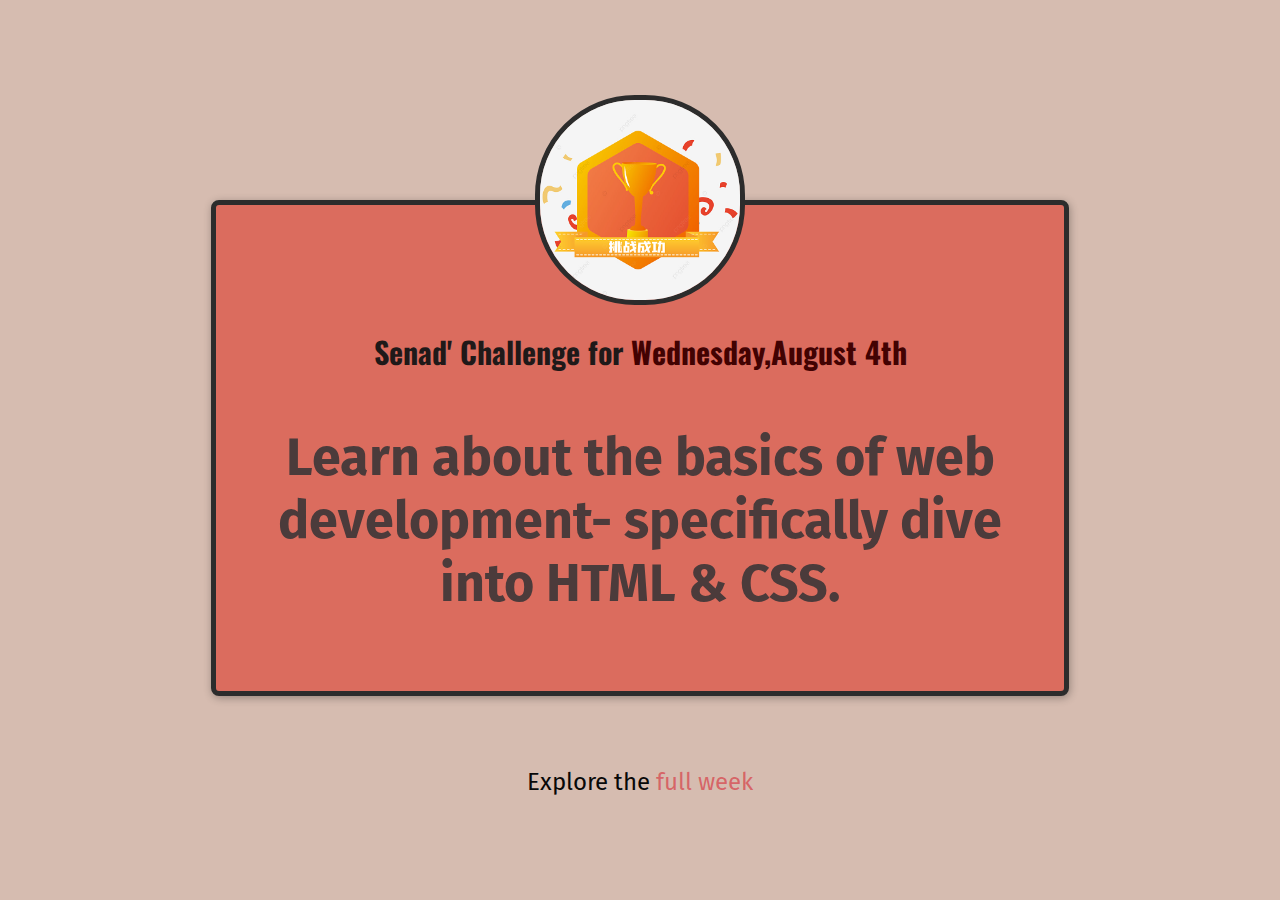
<file: index.html>
<!DOCTYPE html>
<html>
  <head>
    <link rel="preconnect" href="https://fonts.googleapis.com" />
    <link rel="preconnect" href="https://fonts.gstatic.com" crossorigin />
    <link
      href="https://fonts.googleapis.com/css2?family=Fira+Sans:wght@400;700&family=Oswald:wght@700&display=swap"
      rel="stylesheet"
    />
    <link rel="stylesheet" href="./styles/shared.css" />
    <link href="./styles/daily-challenge.css" rel="stylesheet" />
    <link rel="icon" href="images/favicon.ico" type="image-x/icon">
    <title>My daily challenge</title>
  </head>
  <body>
    <main>
      <img
        src="./images/styles/pngtree-challenge-trophy-medal-image_2230261.jpg"
        alt="Throphy"
      />
      <h1>Senad' Challenge for <span>Wednesday,August 4th</span></h1>
      <p id="todays-challenge">
        Learn about the basics of web development- specifically dive into HTML &
        CSS.
      </p>
    </main>
    <footer>
      <p>
        Explore the
        <a href="full-week.html">full week</a>
      </p>
    </footer>
  </body>
</html>
</file>
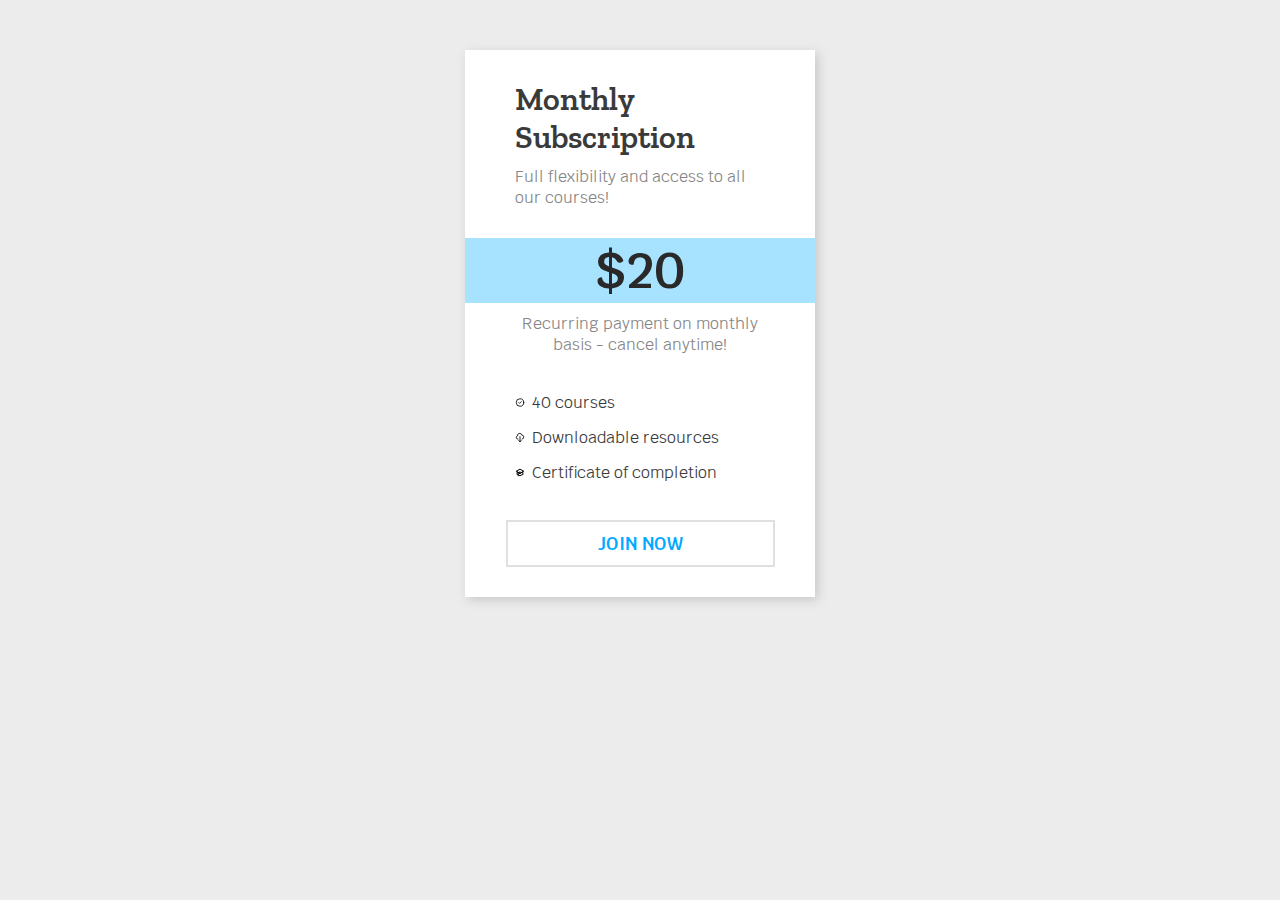
<file: card/index.html>
<!DOCTYPE html>
<html lang="en">
<head>
    <meta charset="UTF-8">
    <meta http-equiv="X-UA-Compatible" content="IE=edge">
    <meta name="viewport" content="width=device-width, initial-scale=1.0">
    <link rel="preconnect" href="https://fonts.googleapis.com">
    <link rel="preconnect" href="https://fonts.gstatic.com" crossorigin>
    <link href="https://fonts.googleapis.com/css2?family=Krub:wght@400;600&family=Zilla+Slab:wght@400;600&display=swap" rel="stylesheet">
    <link rel="stylesheet" href="/card/style.css">
    <title>Best Courses</title>
</head>
<body>
    <div class="card-container">
        <h1>Monthly Subscription</h1>
        <p class="card-info">Full flexibility and access to all our courses!</p>
        <p class="price">$20</p>
        <p class="price-info">Recurring payment on monthly basis - cancel anytime!</p>
        <div class="sub-details">
            <div class="sub-feature">
                <div class="icon"><svg class="w-6 h-6" fill="none" stroke="currentColor" viewBox="0 0 24 24" xmlns="http://www.w3.org/2000/svg"><path stroke-linecap="round" stroke-linejoin="round" stroke-width="2" d="M9 12l2 2 4-4m6 2a9 9 0 11-18 0 9 9 0 0118 0z"></path></svg></div>
                <p class="sub-feature-text">40 courses</p>
            </div>
            <div class="sub-feature">
                <div class="icon"><svg class="w-6 h-6" fill="none" stroke="currentColor" viewBox="0 0 24 24" xmlns="http://www.w3.org/2000/svg"><path stroke-linecap="round" stroke-linejoin="round" stroke-width="2" d="M7 16a4 4 0 01-.88-7.903A5 5 0 1115.9 6L16 6a5 5 0 011 9.9M9 19l3 3m0 0l3-3m-3 3V10"></path></svg></div>
                <p class="sub-feature-text">Downloadable resources</p>
            </div>
            <div class="sub-feature">
                <div class="icon"><svg class="w-6 h-6" fill="none" stroke="currentColor" viewBox="0 0 24 24" xmlns="http://www.w3.org/2000/svg"><path d="M12 14l9-5-9-5-9 5 9 5z"></path><path d="M12 14l6.16-3.422a12.083 12.083 0 01.665 6.479A11.952 11.952 0 0012 20.055a11.952 11.952 0 00-6.824-2.998 12.078 12.078 0 01.665-6.479L12 14z"></path><path stroke-linecap="round" stroke-linejoin="round" stroke-width="2" d="M12 14l9-5-9-5-9 5 9 5zm0 0l6.16-3.422a12.083 12.083 0 01.665 6.479A11.952 11.952 0 0012 20.055a11.952 11.952 0 00-6.824-2.998 12.078 12.078 0 01.665-6.479L12 14zm-4 6v-7.5l4-2.222"></path></svg></div>
                <p class="sub-feature-text">Certificate of completion</p>
            </div>
        </div>
        <div class="button-container">
            <a class="button" href="">Join now</a>
        </div>
        
    </div>
    
</body>
</html>
</file>
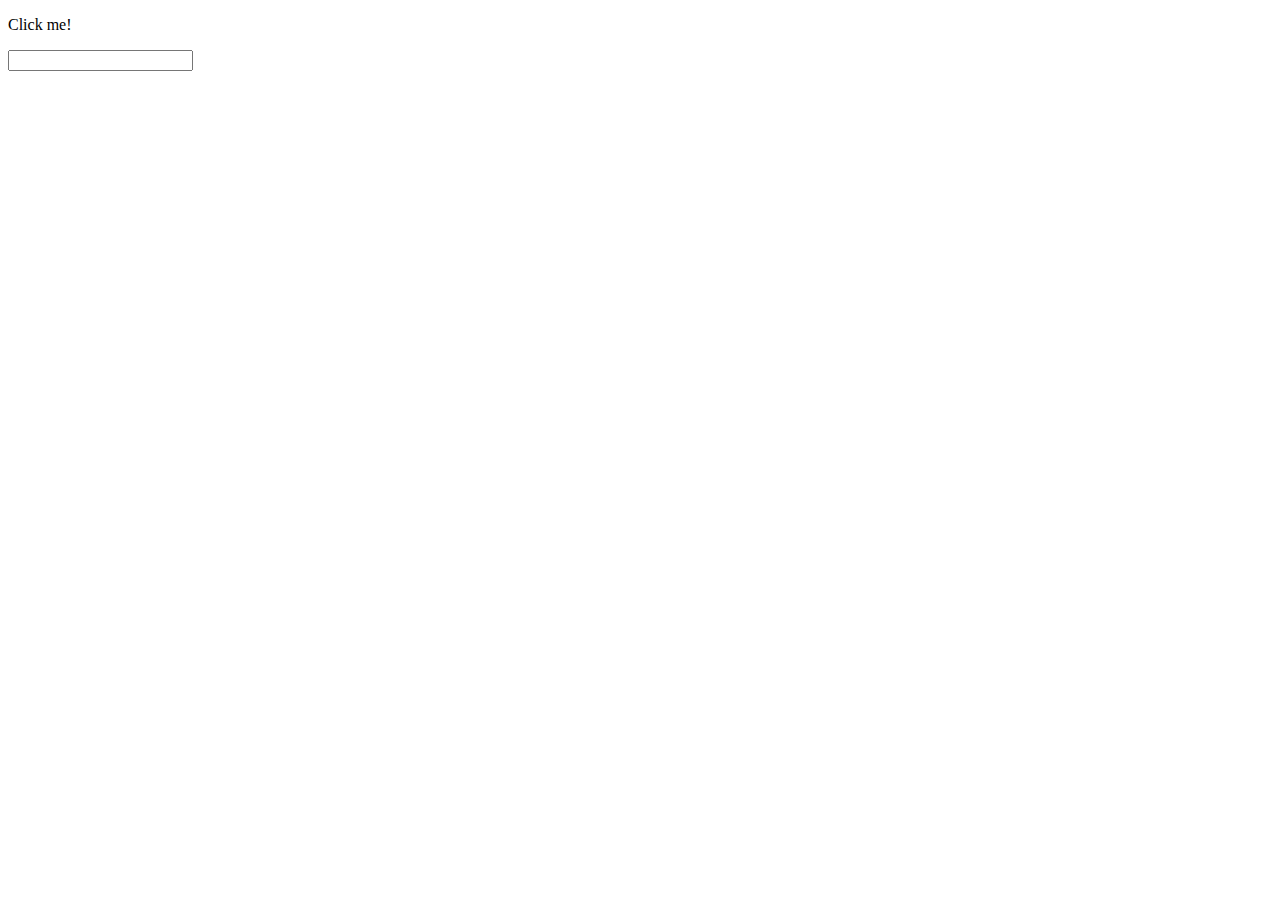
<file: javascript module/index.html>
<!DOCTYPE html>
<html lang="en">
  <head>
    <meta charset="UTF-8" />
    <meta http-equiv="X-UA-Compatible" content="IE=edge" />
    <meta name="viewport" content="width=device-width, initial-scale=1.0" />
    <script src="/javascript module/app.js" defer></script>
    <!-- <script src="/javascript module/practice.js" defer></script> -->
    <title>Advanced JavaScript</title>
  </head>
  <body>
   <p>Click me!</p>
   <input type="text">
  </body>
</html>
</file>
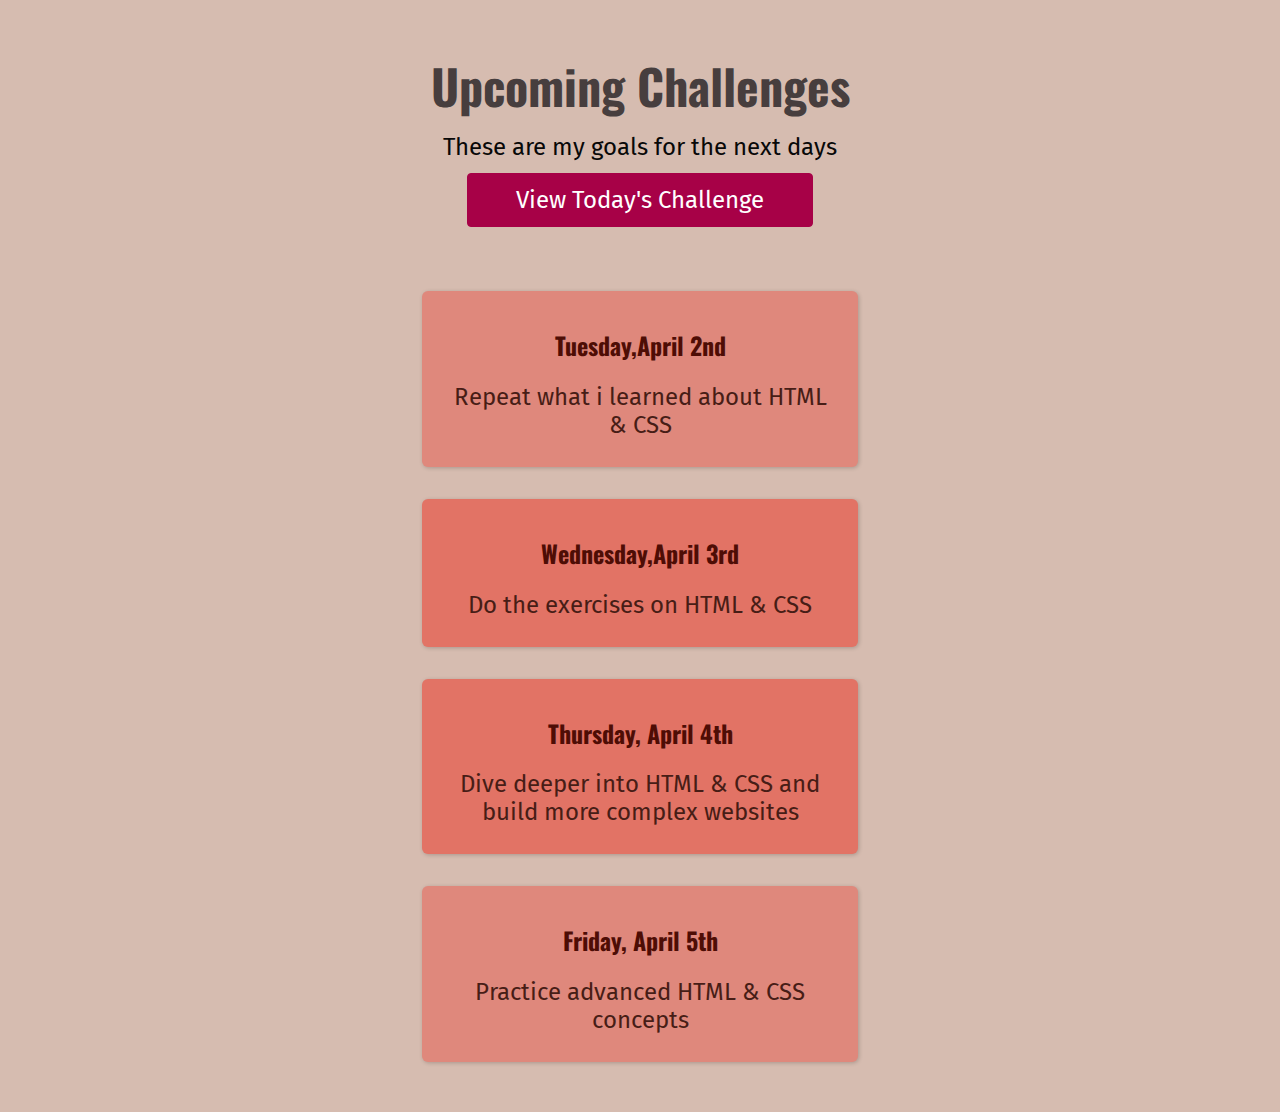
<file: full-week.html>
<!DOCTYPE html>
<html lang="en">
  <head>
    <link rel="preconnect" href="https://fonts.googleapis.com" />
    <link rel="preconnect" href="https://fonts.gstatic.com" crossorigin />
    <link
      href="https://fonts.googleapis.com/css2?family=Fira+Sans:wght@400;700&family=Oswald:wght@700&display=swap"
      rel="stylesheet"
    />
    <link rel="stylesheet" href="./styles/shared.css" />
    <link rel="stylesheet" href="./styles/new.css" />
    <meta charset="UTF-8" />
    <title>My Upcoming Challenges</title>
  </head>
  <body>
    <header>
      <h1>Upcoming Challenges</h1>
      <p id="description">These are my goals for the next days</p>
      <a href="index.html">View Today's Challenge</a>
    </header>
    <main>
      <ol>
        <li>
          <h2>Tuesday,April 2nd</h2>
          <p>Repeat what i learned about HTML & CSS</p>
        </li>
        <li class="highlight-goal">
          <h2>Wednesday,April 3rd</h2>
          <p>Do the exercises on HTML & CSS</p>
        </li>
        <li class="highlight-goal">
          <h2>Thursday, April 4th</h2>
          <p>Dive deeper into HTML & CSS and build more complex websites</p>
        </li>
        <li>
          <h2>Friday, April 5th</h2>
          <p>Practice advanced HTML & CSS concepts</p>
        </li>
      </ol>
    </main>
  </body>
</html>
</file>
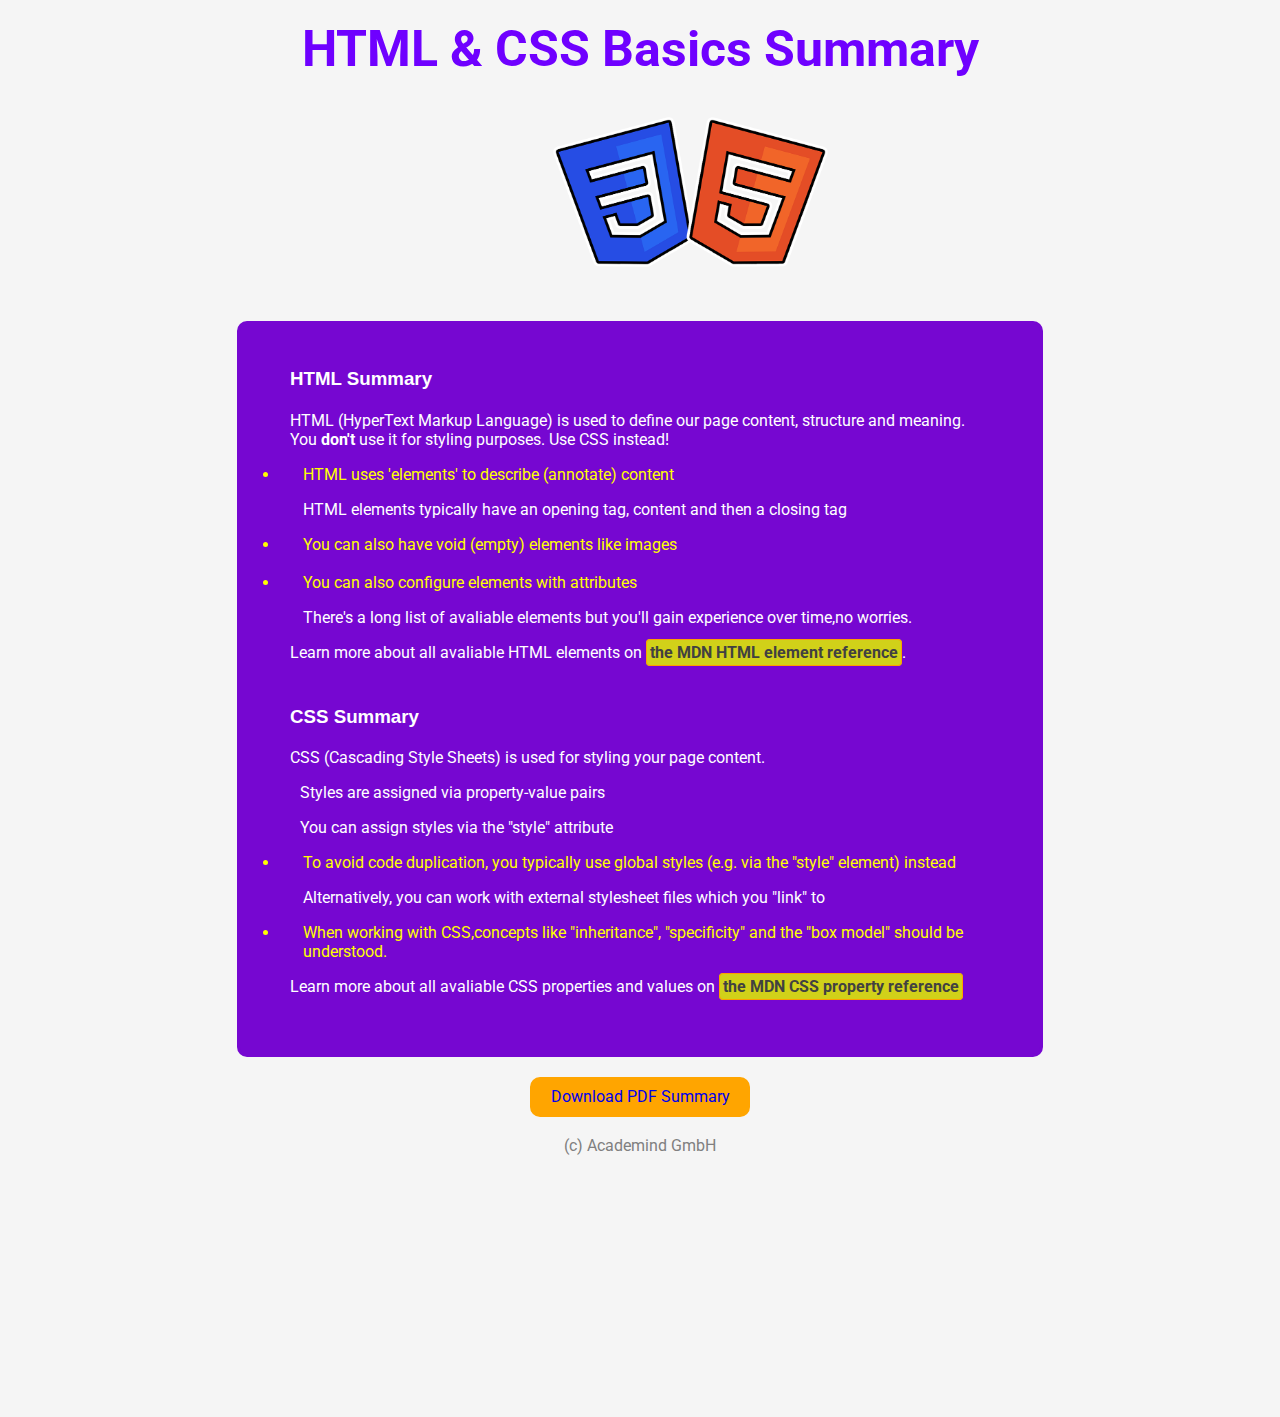
<file: styles/new-siite/new-site.html>
<!DOCTYPE html>
<html lang="en">
  <head>
    <link rel="preconnect" href="https://fonts.googleapis.com" />
    <link rel="preconnect" href="https://fonts.gstatic.com" crossorigin />
    <link
      href="https://fonts.googleapis.com/css2?family=Fira+Sans:wght@400;700&family=Oswald:wght@700&family=Roboto:wght@400;900&display=swap"
      rel="stylesheet"
    />
    <link rel="stylesheet" href="new-site.css" />

    <meta charset="UTF-8" />
    <meta http-equiv="X-UA-Compatible" content="IE=edge" />
    <meta name="viewport" content="width=device-width, initial-scale=1.0" />
    <title>HTML & CSS Basic documents</title>
  </head>
  <body>
    <header>
      <h1 id="heading">HTML & CSS Basics Summary</h1>
      <img src="./html-css.png" alt="html-css-pic" />
    </header>
    <main>
      <h3 class="mini-head">HTML Summary</h3>
      <p class="paragraf-prvi">
        HTML (HyperText Markup Language) is used to define our page content,
        structure and meaning.
        <br />
        You <span>don't</span> use it for styling purposes. Use CSS instead!
      </p>

      <ul>
        <li>HTML uses 'elements' to describe (annotate) content</li>

        <p class="par">
          HTML elements typically have an opening tag, content and then a
          closing tag
        </p>

        <li>You can also have void (empty) elements like images</li>
        <br />
        <li>You can also configure elements with attributes</li>

        <p class="par">
          There's a long list of avaliable elements but you'll gain experience
          over time,no worries.
        </p>

        <p class="treci-p">
          Learn more about all avaliable HTML elements on
          <span id="span">the MDN HTML element reference</span>.
        </p>
      </ul>

      <h3 class="mini-head">CSS Summary</h3>

      <p class="paragraf-prvi">
        CSS (Cascading Style Sheets) is used for styling your page content.
      </p>

      <p class="klasa">Styles are assigned via property-value pairs</p>

      <p class="klasa">You can assign styles via the "style" attribute</p>

      <ul>
        <li>
          To avoid code duplication, you typically use global styles (e.g. via
          the "style" element) instead
        </li>

        <p class="par">
          Alternatively, you can work with external stylesheet files which you
          "link" to
        </p>

        <li>
          When working with CSS,concepts like "inheritance", "specificity" and
          the "box model" should be understood.
        </li>
        <p class="treci-p">
          Learn more about all avaliable CSS properties and values on
          <span id="span">the MDN CSS property reference</span>
        </p>
      </ul>
    </main>

    <footer>
      <a href="html-css-basics-summary.pdf" target="blank">Download PDF Summary</a>
      <br />
      <p class="krajni">(c) Academind GmbH</p>
      <br>
    </footer>
  </body>
</html>
</file>
<file: styles/shared.css>
body{
    text-align: center;
    background-color:rgb(214, 188, 176) ;
    color: rgb(8, 8, 8);
    margin: 50px;
}

h1{
     font-family: 'Oswald',sans-serif;
    
}
p{
   font-family: 'Fira Sans',sans-serif;
   font-size: 24px;
}
a{
  
     color: rgb(10, 0, 149);
    font-family: 'Fira Sans', sans-serif;
    text-decoration: none; 
}
a:hover{
    text-decoration: underline;
}
</file>
<file: styles/daily-challenge.css>
main{
  width: 800px;
  margin:200px auto 72px auto;
  background-color: rgb(219, 108, 94);
  padding:24px ;
  border: 5px solid rgb(44, 44 ,44);
  border-radius: 8px;
  box-shadow: 1px 2px 8px rgba(0,0,0, 0.3);
}
img{

  width: 200px ;
  height: 200px;
  border-radius: 100px;
  border: 5px solid rgb(44,44,44);
  margin-top: -134px;
}


  #todays-challenge{    
      color: rgb(75, 59, 59);
      font-weight: bold;
      font-size: 52px;
      
  }
  span{
    font-weight: bolder;
    color: rgb(66, 2, 2);
  }
  h1{
    font-size: 30px;
    color: rgb(31,25,25);
  }
  a{
    color: rgba(214, 14, 30, 0.52);
  }
</file>
<file: card/style.css>
html {
  background-color: rgb(236, 236, 236);
  font-family: 'Krub', sans-serif;
  font-weight: 400;
}

.card-container {
  background-color: rgb(255, 255, 255);
  width: 350px;
  margin: 50px auto;
  box-shadow: 3px 3px 10px rgb(201, 200, 200);
}

h1 {
  color: rgb(58, 58, 58);
  text-align: left;
  padding: 30px 50px 0px 50px;
  margin: 10px 0;
  font-family: 'Zilla Slab', serif;
  font-weight: 600;
}

.card-info {
  color: rgb(134, 134, 134);
  text-align: left;
  padding: 0 50px;
  margin: 10px 0 30px 0;
}

.price {
  color: rgb(41, 41, 41);
  background-color: rgb(167, 226, 255);
  text-align: center;
  margin: 30px auto 10px auto;
  font-size: 50px;
  font-weight: 600;
}

.price-info {
  color: rgb(134, 134, 134);
  text-align: center;
  margin: 10px 0 30px 0;
  padding: 0 50px;
}

.sub-details {
  width: 300px;
  margin: 30px 50px;
}


.sub-feature {
  display: flex;
}

.icon {
  display: flex;
  width: 10px;
}

.sub-feature-text {
  color: rgb(58, 58, 58);
  padding: 2px;
  margin: 5px;   
}


.button-container {
  text-align: center;
  margin: 30px 0 0 0;
}

.button {
  color: rgb(0, 170, 255);
  text-decoration: none;
  text-transform: uppercase;
  display: inline-block;
  width: 70%;
  padding: 10px;
  margin: 0 0 30px 0;
  border: 2px solid rgb(224, 224, 224);
  font-size: 18px;
  font-weight: 600;
}

.button:hover {
  color: white;
  background-color: rgb(0, 170, 255);
  border: 2px solid rgb(255, 255, 255);
}
</file>
<file: styles/new.css>
header{
    margin-bottom: 64px;
}



h1{
    font-size: 48px;
    color: rgb(71,62,62);
    margin:0;
}
#description{
    margin: 12px 0;
} 


a{
    padding: 12px 48px;
    background-color: rgb(167,1,71);
    color: white;
    border: 1px solid rgb(167,1,71);
    border-radius: 4px;
    font-size: 24px;
    display: inline-block;
    margin: 0;

}
a:hover{
    background-color: rgb(180,12,90);
    text-decoration: none;
}


ol{
    list-style: none; 
    width: 500px; 
    margin: 36px auto 0 auto;
    padding: 0;
}

li{

    padding: 16px;
    box-shadow: 1px 1px 4px rgba(0,0 ,0, 0.2); 
    margin: 32px;
    background-color: rgb(223,136,124);
    border-radius: 6px;
} 
h2{
    color: rgb(78,13,5);
    font-family: 'Oswald','sans-serif';
}
 main p{
    margin: 12px;
    color: rgb(71,29,22);
} 
.daily-goal{
    margin: 12px;
    color: rgb(71,29,22);
}
.highlight-goal{
    background-color: rgb(226,115,101);
}
</file>
<file: styles/new-siite/new-site.css>
body{
    margin-bottom: 300px;
    background-color: whitesmoke;
    font-family: 'Roboto', sans-serif;
}
header{
    text-align: center;
}
img{
    width: 275px;
    margin-top: 5px;
    margin-bottom: 50px;
    margin-left: 100px;
}
#heading{
    font-size: 50px;
    font-weight: 900px;
    margin-top: 20px;
    color:rgb(111, 0, 255);
}
main{
    text-align: center;
    width: 800px;
    height: 730px;
    border: 3px solid rgb(118, 7, 209);
    margin: 0 auto 0 auto;
    border-radius: 10px;
    background-color: rgb(118, 7, 209);
   

}
.mini-head{
    padding-left: 50px;
    padding-top: 25px;
    text-align: left;
    color: white;
    font-family: 'Roboto 400', sans-serif;
    font-weight: bold;
}


.paragraf-prvi{
    color: white;
    text-align: left;
    padding-left: 50px;
    padding-top: 2px;

}
span{
    color: white;
    font-weight: bold;
}

li{
    padding-left: 23px;
    text-align: left;
    color: yellow;
   
}

.par{
 color: white;
 text-align: left;
 padding-left: 23px;

}
.treci-p{
    color: white;
    text-align: left;
    padding-left: 10px;
}

.klasa{

    color: white;
    text-align: left;
    padding-left: 60px;
}


#span{
    padding: 3px;
    border: 1px solid rgb(255, 157, 0);    
    border-radius: 4px;
     color: rgb(65, 65, 65);
     background-color: rgb(209, 209, 25);
 }

footer{
    text-align: center;
    margin: 20px auto 0 auto;
    width: 200px;       
    height: 20px;
    border: 10px solid orange;
    border-radius: 10px;
    background-color: orange;
}
.krajni{
    margin-top: 30px;
    color: grey;
}

a{
    text-decoration: none;
}
a:hover{
    text-decoration: underline;
}
</file>
